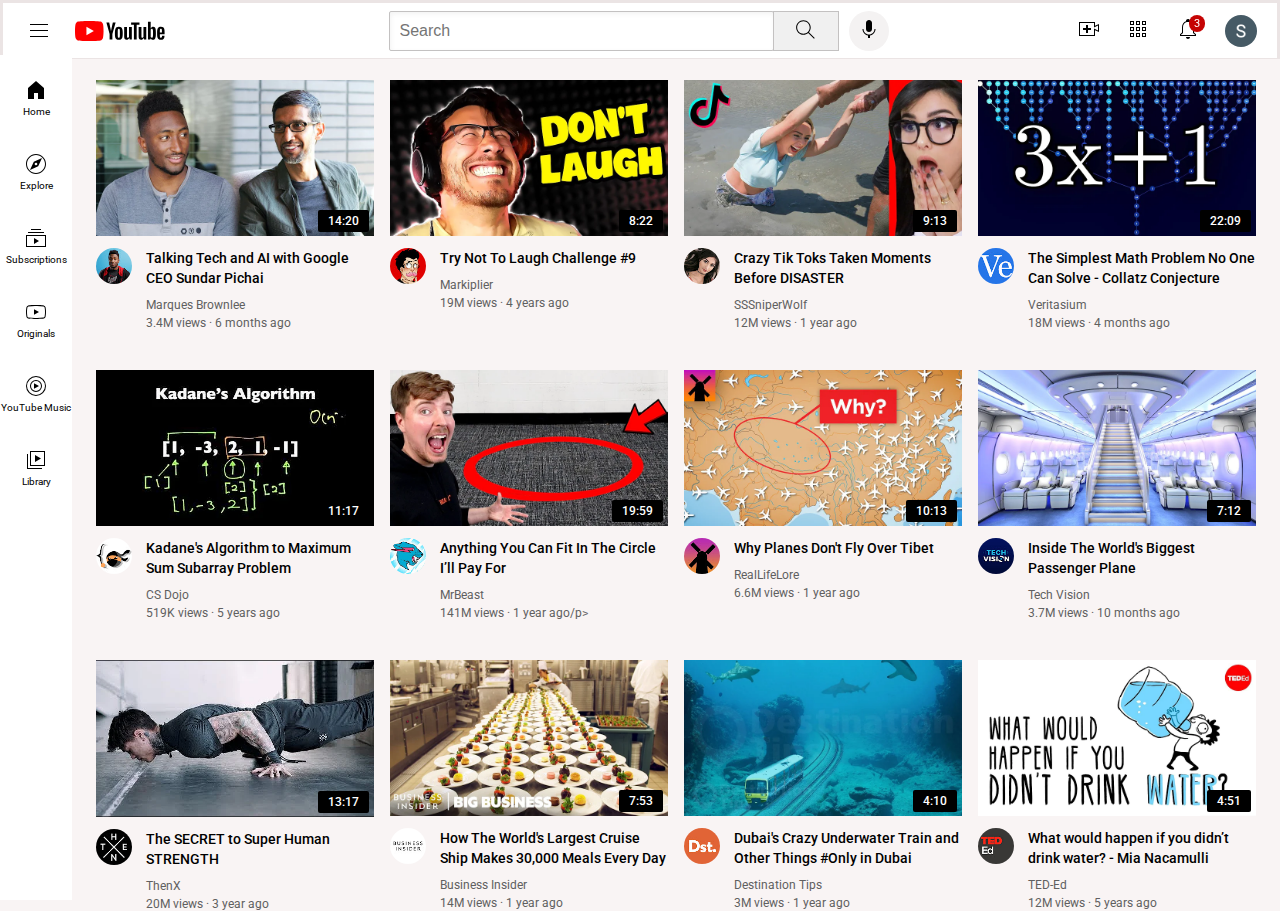
<file: index.html>
<!DOCTYPE html>
<html>
  <head>
    <title>Youtube.com Clone</title>
    <link rel="preconnect" href="https://fonts.googleapis.com" />
    <link rel="preconnect" href="https://fonts.gstatic.com" crossorigin />
    <link
      href="https://fonts.googleapis.com/css2?family=Roboto:ital,wght@0,100;0,300;0,400;0,500;0,700;0,900;1,100;1,300;1,400;1,500;1,700;1,900&display=swap"
      rel="stylesheet"
    />
    <link rel="stylesheet" href="styles/general.css" />
    <link rel="stylesheet" href="styles/header.css" />
    <link rel="stylesheet" href="styles/video.css" />
    <link rel="stylesheet" href="styles/sidebar.css" />
  </head>
  <body>
    <header class="header">
      <div class="left-section">
        <img class="hamburger-menu" src="icons/hamburger-menu.svg" />
        <img class="youtube-logo" src="icons/youtube-logo.svg" />
      </div>
      <div class="middle-section">
        <input class="search-bar" type="text" placeholder="Search" />
        <button class="search-button">
          <img class="search-icon" src="icons/search.svg" />
          <div class="tooltip">Search</div>
        </button>
        <button class="voice-search-button">
          <img class="voice-search-icon" src="icons/voice-search-icon.svg" />
          <div class="tooltip">Search with your voice</div>
        </button>
      </div>
      <div class="right-section">
        <div class="upload-icon-container">
          <img class="upload-icon" src="icons/upload.svg" />
          <div class="tooltip">Create</div>
        </div>
        <div class="youtube-apps-container">
          <img class="youtube-apps-icon" src="icons/youtube-apps.svg" />
          <div class="tooltip">Youtube apps</div>
        </div>

        <div class="notifications-icon-container">
          <img class="notifications-icon" src="icons/notifications.svg" />
          <div class="notifications-count">3</div>
          <div class="tooltip">Notifications</div>
        </div>

        <img class="current-user-picture" src="channel-pictures/profile.jpg" />
      </div>
    </header>
    <nav class="sidebar">
      <div class="sidebar-link">
        <img src="icons/home.svg" />
        <div>Home</div>
      </div>
      <div class="sidebar-link">
        <img src="icons/explore.svg" />
        <div>Explore</div>
      </div>
      <div class="sidebar-link">
        <img src="icons/subscriptions.svg" />
        <div>Subscriptions</div>
      </div>
      <div class="sidebar-link">
        <img src="icons/originals.svg" />
        <div>Originals</div>
      </div>
      <div class="sidebar-link">
        <img src="icons/youtube-music.svg" />
        <div>YouTube Music</div>
      </div>
      <div class="sidebar-link">
        <img src="icons/library.svg" />
        <div>Library</div>
      </div>
    </nav>
    <main>
      <section class="video-grid">
        <div class="video-preview">
         <div class="thumbnail-row">
            <img class="thumbnail" src="/thumbnails/thumbnail-1.webp" />
            <div class="video-time">14:20</div>
          </div>
          <div class="video-info-grid">
            <div class="channel-picture">
              <img
                class="profile-picture"
                src="channel-pictures/channel-1.jpeg"
              />
            </div>
            <div class="video-info">
              <p class="video-title">
                Talking Tech and AI with Google CEO Sundar Pichai
              </p>
              <p class="video-author">Marques Brownlee</p>
              <p class="video-stats">3.4M views &#183; 6 months ago</p>
            </div>
          </div>
        </div>
        <div class="video-preview">
          <div class="thumbnail-row">
            <img class="thumbnail" src="/thumbnails/thumbnail-2.webp" />
            <div class="video-time">8:22</div>
          </div>
          <div class="video-info-grid">
            <div class="channel-picture">
              <img
                class="profile-picture"
                src="channel-pictures/channel-2.jpeg"
              />
            </div>
            <div class="video-info">
              <p class="video-title">Try Not To Laugh Challenge #9</p>
              <p class="video-author">Markiplier</p>
              <p class="video-stats">19M views &#183; 4 years ago</p>
            </div>
          </div>
        </div>
        <div class="video-preview">
          <div class="thumbnail-row">
            <img class="thumbnail" src="/thumbnails/thumbnail-3.webp" />
            <div class="video-time">9:13</div>
          </div>
          <div class="video-info-grid">
            <div class="channel-picture">
              <img
                class="profile-picture"
                src="channel-pictures/channel-3.jpeg"
              />
            </div>
            <div class="video-info">
              <p class="video-title">
                Crazy Tik Toks Taken Moments Before DISASTER
              </p>
              <p class="video-author">SSSniperWolf</p>
              <p class="video-stats">12M views &#183; 1 year ago</p>
            </div>
          </div>
        </div>
        <div class="video-preview">
          <div class="thumbnail-row">
            <img class="thumbnail" src="/thumbnails/thumbnail-4.webp" />
            <div class="video-time">22:09</div>
          </div>
          <div class="video-info-grid">
            <div class="channel-picture">
              <img
                class="profile-picture"
                src="channel-pictures/channel-4.jpeg"
              />
            </div>
            <div class="video-info">
              <p class="video-title">
                The Simplest Math Problem No One Can Solve - Collatz Conjecture
              </p>
              <p class="video-author">Veritasium</p>
              <p class="video-stats">18M views &#183; 4 months ago</p>
            </div>
          </div>
        </div>
        <div class="video-preview">
          <div class="thumbnail-row">
            <img class="thumbnail" src="/thumbnails/thumbnail-5.webp" />
            <div class="video-time">11:17</div>
          </div>
          <div class="video-info-grid">
            <div class="channel-picture">
              <img
                class="profile-picture"
                src="channel-pictures/channel-5.jpeg"
              />
            </div>
            <div class="video-info">
              <p class="video-title">
                Kadane's Algorithm to Maximum Sum Subarray Problem
              </p>
              <p class="video-author">CS Dojo</p>
              <p class="video-stats">519K views &#183; 5 years ago</p>
            </div>
          </div>
        </div>
        <div class="video-preview">
          <div class="thumbnail-row">
            <img class="thumbnail" src="/thumbnails/thumbnail-6.webp" />
            <div class="video-time">19:59</div>
          </div>
          <div class="video-info-grid">
            <div class="channel-picture">
              <img
                class="profile-picture"
                src="channel-pictures/channel-6.jpeg"
              />
            </div>
            <div class="video-info">
              <p class="video-title">
                Anything You Can Fit In The Circle I’ll Pay For
              </p>
              <p class="video-author">MrBeast</p>
              <p class="video-stats">141M views &#183; 1 year ago/p></p>
            </div>
          </div>
        </div>
        <div class="video-preview">
          <div class="thumbnail-row">
            <img class="thumbnail" src="/thumbnails/thumbnail-7.webp" />
            <div class="video-time">10:13</div>
          </div>
          <div class="video-info-grid">
            <div class="channel-picture">
              <img
                class="profile-picture"
                src="channel-pictures/channel-7.jpeg"
              />
            </div>
            <div class="video-info">
              <p class="video-title">Why Planes Don't Fly Over Tibet</p>
              <p class="video-author">RealLifeLore</p>
              <p class="video-stats">6.6M views &#183; 1 year ago</p>
            </div>
          </div>
        </div>
        <div class="video-preview">
          <div class="thumbnail-row">
            <img class="thumbnail" src="/thumbnails/thumbnail-8.webp" />
            <div class="video-time">7:12</div>
          </div>
          <div class="video-info-grid">
            <div class="channel-picture">
              <img
                class="profile-picture"
                src="channel-pictures/channel-8.jpeg"
              />
            </div>
            <div class="video-info">
              <p class="video-title">
                Inside The World's Biggest Passenger Plane
              </p>
              <p class="video-author">Tech Vision</p>
              <p class="video-stats">3.7M views &#183; 10 months ago</p>
            </div>
          </div>
        </div>
        <div class="video-preview">
          <div class="thumbnail-row">
            <img class="thumbnail" src="/thumbnails/thumbnail-9.webp" />
            <div class="video-time">13:17</div>
          </div>
          <div class="video-info-grid">
            <div class="channel-picture">
              <img
                class="profile-picture"
                src="channel-pictures/channel-9.jpeg"
              />
            </div>
            <div class="video-info">
              <p class="video-title">The SECRET to Super Human STRENGTH</p>
              <p class="video-author">ThenX</p>
              <p class="video-stats">20M views &#183; 3 year ago</p>
            </div>
          </div>
        </div>
        <div class="video-preview">
          <div class="thumbnail-row">
            <img class="thumbnail" src="/thumbnails/thumbnail-10.webp" />
            <div class="video-time">7:53</div>
          </div>
          <div class="video-info-grid">
            <div class="channel-picture">
              <img
                class="profile-picture"
                src="channel-pictures/channel-10.jpeg"
              />
            </div>
            <div class="video-info">
              <p class="video-title">
                How The World's Largest Cruise Ship Makes 30,000 Meals Every Day
              </p>
              <p class="video-author">Business Insider</p>
              <p class="video-stats">14M views &#183; 1 year ago</p>
            </div>
          </div>
        </div>
        <div class="video-preview">
          <div class="thumbnail-row">
            <img class="thumbnail" src="/thumbnails/thumbnail-11.webp" />
            <div class="video-time">4:10</div>
          </div>
          <div class="video-info-grid">
            <div class="channel-picture">
              <img
                class="profile-picture"
                src="channel-pictures/channel-11.jpeg"
              />
            </div>
            <div class="video-info">
              <p class="video-title">
                Dubai's Crazy Underwater Train and Other Things #Only in Dubai
              </p>
              <p class="video-author">Destination Tips</p>
              <p class="video-stats">3M views &#183; 1 year ago</p>
            </div>
          </div>
        </div>
        <div class="video-preview">
          <div class="thumbnail-row">
            <img class="thumbnail" src="/thumbnails/thumbnail-12.webp" />
            <div class="video-time">4:51</div>
          </div>
          <div class="video-info-grid">
            <div class="channel-picture">
              <img
                class="profile-picture"
                src="channel-pictures/channel-12.jpeg"
              />
            </div>
            <div class="video-info">
              <p class="video-title">
                What would happen if you didn’t drink water? - Mia Nacamulli
              </p>
              <p class="video-author">TED-Ed</p>
              <p class="video-stats">12M views &#183; 5 years ago</p>
            </div>
          </div>
        </div>
      </section>
    </main>
  </body>
</html>
</file>
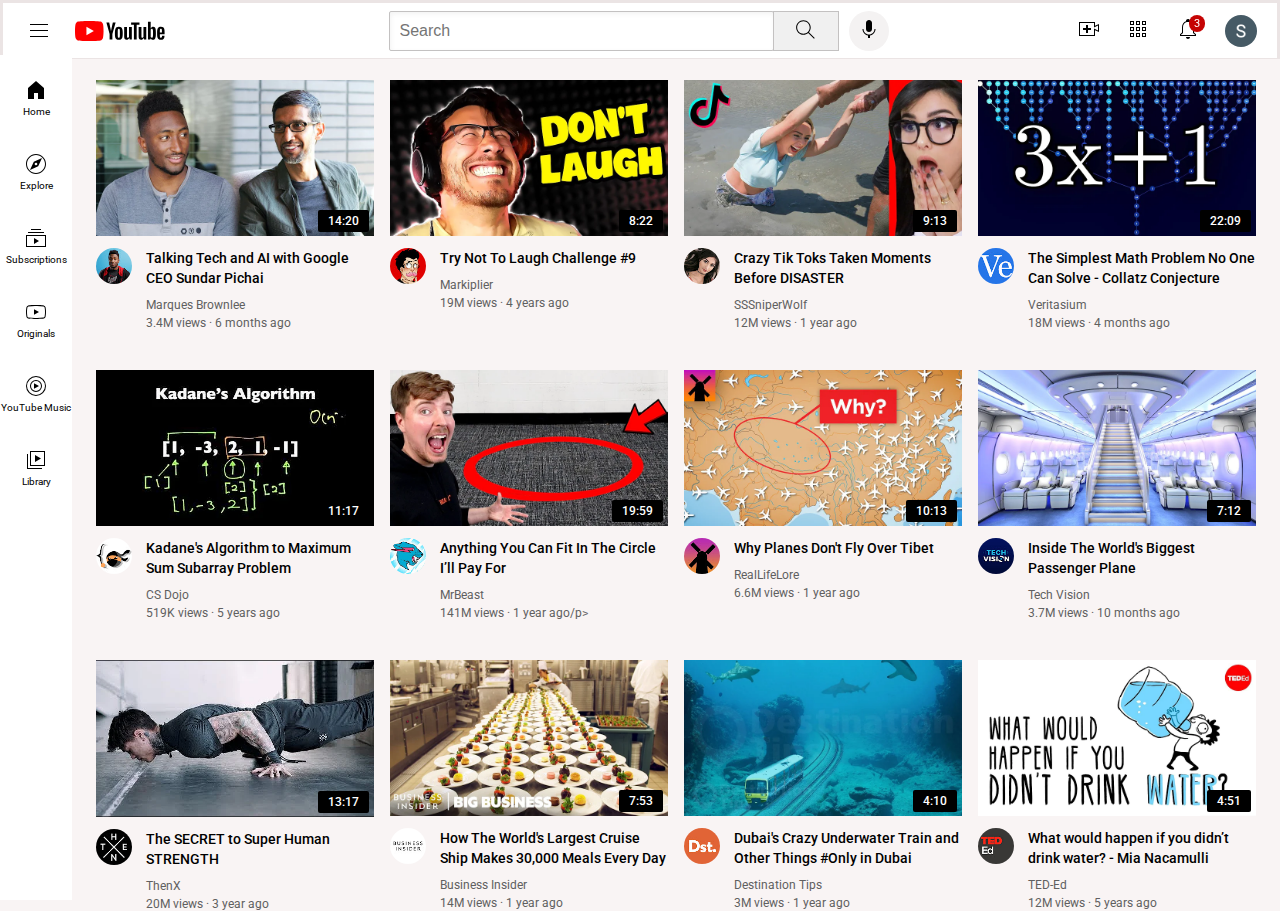
<file: youtube.html>
<!DOCTYPE html>
<html>
  <head>
    <title>Youtube.com Clone</title>
    <link rel="preconnect" href="https://fonts.googleapis.com" />
    <link rel="preconnect" href="https://fonts.gstatic.com" crossorigin />
    <link
      href="https://fonts.googleapis.com/css2?family=Roboto:ital,wght@0,100;0,300;0,400;0,500;0,700;0,900;1,100;1,300;1,400;1,500;1,700;1,900&display=swap"
      rel="stylesheet"
    />
    <link rel="stylesheet" href="styles/general.css" />
    <link rel="stylesheet" href="styles/header.css" />
    <link rel="stylesheet" href="styles/video.css" />
    <link rel="stylesheet" href="styles/sidebar.css" />
  </head>
  <body>
    <header class="header">
      <div class="left-section">
        <img class="hamburger-menu" src="icons/hamburger-menu.svg" />
        <img class="youtube-logo" src="icons/youtube-logo.svg" />
      </div>
      <div class="middle-section">
        <input class="search-bar" type="text" placeholder="Search" />
        <button class="search-button">
          <img class="search-icon" src="icons/search.svg" />
          <div class="tooltip">Search</div>
        </button>
        <button class="voice-search-button">
          <img class="voice-search-icon" src="icons/voice-search-icon.svg" />
          <div class="tooltip">Search with your voice</div>
        </button>
      </div>
      <div class="right-section">
        <div class="upload-icon-container">
          <img class="upload-icon" src="icons/upload.svg" />
          <div class="tooltip">Create</div>
        </div>
        <div class="youtube-apps-container">
          <img class="youtube-apps-icon" src="icons/youtube-apps.svg" />
          <div class="tooltip">Youtube apps</div>
        </div>

        <div class="notifications-icon-container">
          <img class="notifications-icon" src="icons/notifications.svg" />
          <div class="notifications-count">3</div>
          <div class="tooltip">Notifications</div>
        </div>

        <img class="current-user-picture" src="channel-pictures/profile.jpg" />
      </div>
    </header>
    <nav class="sidebar">
      <div class="sidebar-link">
        <img src="icons/home.svg" />
        <div>Home</div>
      </div>
      <div class="sidebar-link">
        <img src="icons/explore.svg" />
        <div>Explore</div>
      </div>
      <div class="sidebar-link">
        <img src="icons/subscriptions.svg" />
        <div>Subscriptions</div>
      </div>
      <div class="sidebar-link">
        <img src="icons/originals.svg" />
        <div>Originals</div>
      </div>
      <div class="sidebar-link">
        <img src="icons/youtube-music.svg" />
        <div>YouTube Music</div>
      </div>
      <div class="sidebar-link">
        <img src="icons/library.svg" />
        <div>Library</div>
      </div>
    </nav>
    <main>
      <section class="video-grid">
        <div class="video-preview">
          <div class="thumbnail-row">
            <img class="thumbnail" src="/thumbnails/thumbnail-1.webp" />
            <div class="video-time">14:20</div>
          </div>
          <div class="video-info-grid">
            <div class="channel-picture">
              <img
                class="profile-picture"
                src="channel-pictures/channel-1.jpeg"
              />
            </div>
            <div class="video-info">
              <p class="video-title">
                Talking Tech and AI with Google CEO Sundar Pichai
              </p>
              <p class="video-author">Marques Brownlee</p>
              <p class="video-stats">3.4M views &#183; 6 months ago</p>
            </div>
          </div>
        </div>
        <div class="video-preview">
          <div class="thumbnail-row">
            <img class="thumbnail" src="/thumbnails/thumbnail-2.webp" />
            <div class="video-time">8:22</div>
          </div>
          <div class="video-info-grid">
            <div class="channel-picture">
              <img
                class="profile-picture"
                src="channel-pictures/channel-2.jpeg"
              />
            </div>
            <div class="video-info">
              <p class="video-title">Try Not To Laugh Challenge #9</p>
              <p class="video-author">Markiplier</p>
              <p class="video-stats">19M views &#183; 4 years ago</p>
            </div>
          </div>
        </div>
        <div class="video-preview">
          <div class="thumbnail-row">
            <img class="thumbnail" src="/thumbnails/thumbnail-3.webp" />
            <div class="video-time">9:13</div>
          </div>
          <div class="video-info-grid">
            <div class="channel-picture">
              <img
                class="profile-picture"
                src="channel-pictures/channel-3.jpeg"
              />
            </div>
            <div class="video-info">
              <p class="video-title">
                Crazy Tik Toks Taken Moments Before DISASTER
              </p>
              <p class="video-author">SSSniperWolf</p>
              <p class="video-stats">12M views &#183; 1 year ago</p>
            </div>
          </div>
        </div>
        <div class="video-preview">
          <div class="thumbnail-row">
            <img class="thumbnail" src="/thumbnails/thumbnail-4.webp" />
            <div class="video-time">22:09</div>
          </div>
          <div class="video-info-grid">
            <div class="channel-picture">
              <img
                class="profile-picture"
                src="channel-pictures/channel-4.jpeg"
              />
            </div>
            <div class="video-info">
              <p class="video-title">
                The Simplest Math Problem No One Can Solve - Collatz Conjecture
              </p>
              <p class="video-author">Veritasium</p>
              <p class="video-stats">18M views &#183; 4 months ago</p>
            </div>
          </div>
        </div>
        <div class="video-preview">
          <div class="thumbnail-row">
            <img class="thumbnail" src="/thumbnails/thumbnail-5.webp" />
            <div class="video-time">11:17</div>
          </div>
          <div class="video-info-grid">
            <div class="channel-picture">
              <img
                class="profile-picture"
                src="channel-pictures/channel-5.jpeg"
              />
            </div>
            <div class="video-info">
              <p class="video-title">
                Kadane's Algorithm to Maximum Sum Subarray Problem
              </p>
              <p class="video-author">CS Dojo</p>
              <p class="video-stats">519K views &#183; 5 years ago</p>
            </div>
          </div>
        </div>
        <div class="video-preview">
          <div class="thumbnail-row">
            <img class="thumbnail" src="/thumbnails/thumbnail-6.webp" />
            <div class="video-time">19:59</div>
          </div>
          <div class="video-info-grid">
            <div class="channel-picture">
              <img
                class="profile-picture"
                src="channel-pictures/channel-6.jpeg"
              />
            </div>
            <div class="video-info">
              <p class="video-title">
                Anything You Can Fit In The Circle I’ll Pay For
              </p>
              <p class="video-author">MrBeast</p>
              <p class="video-stats">141M views &#183; 1 year ago/p></p>
            </div>
          </div>
        </div>
        <div class="video-preview">
          <div class="thumbnail-row">
            <img class="thumbnail" src="/thumbnails/thumbnail-7.webp" />
            <div class="video-time">10:13</div>
          </div>
          <div class="video-info-grid">
            <div class="channel-picture">
              <img
                class="profile-picture"
                src="channel-pictures/channel-7.jpeg"
              />
            </div>
            <div class="video-info">
              <p class="video-title">Why Planes Don't Fly Over Tibet</p>
              <p class="video-author">RealLifeLore</p>
              <p class="video-stats">6.6M views &#183; 1 year ago</p>
            </div>
          </div>
        </div>
        <div class="video-preview">
          <div class="thumbnail-row">
            <img class="thumbnail" src="/thumbnails/thumbnail-8.webp" />
            <div class="video-time">7:12</div>
          </div>
          <div class="video-info-grid">
            <div class="channel-picture">
              <img
                class="profile-picture"
                src="channel-pictures/channel-8.jpeg"
              />
            </div>
            <div class="video-info">
              <p class="video-title">
                Inside The World's Biggest Passenger Plane
              </p>
              <p class="video-author">Tech Vision</p>
              <p class="video-stats">3.7M views &#183; 10 months ago</p>
            </div>
          </div>
        </div>
        <div class="video-preview">
          <div class="thumbnail-row">
            <img class="thumbnail" src="/thumbnails/thumbnail-9.webp" />
            <div class="video-time">13:17</div>
          </div>
          <div class="video-info-grid">
            <div class="channel-picture">
              <img
                class="profile-picture"
                src="channel-pictures/channel-9.jpeg"
              />
            </div>
            <div class="video-info">
              <p class="video-title">The SECRET to Super Human STRENGTH</p>
              <p class="video-author">ThenX</p>
              <p class="video-stats">20M views &#183; 3 year ago</p>
            </div>
          </div>
        </div>
        <div class="video-preview">
          <div class="thumbnail-row">
            <img class="thumbnail" src="/thumbnails/thumbnail-10.webp" />
            <div class="video-time">7:53</div>
          </div>
          <div class="video-info-grid">
            <div class="channel-picture">
              <img
                class="profile-picture"
                src="channel-pictures/channel-10.jpeg"
              />
            </div>
            <div class="video-info">
              <p class="video-title">
                How The World's Largest Cruise Ship Makes 30,000 Meals Every Day
              </p>
              <p class="video-author">Business Insider</p>
              <p class="video-stats">14M views &#183; 1 year ago</p>
            </div>
          </div>
        </div>
        <div class="video-preview">
          <div class="thumbnail-row">
            <img class="thumbnail" src="/thumbnails/thumbnail-11.webp" />
            <div class="video-time">4:10</div>
          </div>
          <div class="video-info-grid">
            <div class="channel-picture">
              <img
                class="profile-picture"
                src="channel-pictures/channel-11.jpeg"
              />
            </div>
            <div class="video-info">
              <p class="video-title">
                Dubai's Crazy Underwater Train and Other Things #Only in Dubai
              </p>
              <p class="video-author">Destination Tips</p>
              <p class="video-stats">3M views &#183; 1 year ago</p>
            </div>
          </div>
        </div>
        <div class="video-preview">
          <div class="thumbnail-row">
            <img class="thumbnail" src="/thumbnails/thumbnail-12.webp" />
            <div class="video-time">4:51</div>
          </div>
          <div class="video-info-grid">
            <div class="channel-picture">
              <img
                class="profile-picture"
                src="channel-pictures/channel-12.jpeg"
              />
            </div>
            <div class="video-info">
              <p class="video-title">
                What would happen if you didn’t drink water? - Mia Nacamulli
              </p>
              <p class="video-author">TED-Ed</p>
              <p class="video-stats">12M views &#183; 5 years ago</p>
            </div>
          </div>
        </div>
      </section>
    </main>
  </body>
</html>
</file>
<file: styles/general.css>
p {
  font-family: Roboto;
  margin-top: 0;
  margin-bottom: 0;
}
body {
  margin: 0;
  padding-top: 80px;
  padding-left: 96px;
  padding-right: 24px;
  background-color: rgb(249, 244, 244);
  font-family: Roboto;
}
</file>
<file: styles/header.css>
.header {
  height: 55px;
  display: flex;
  flex-direction: row;
  justify-content: space-between;
  position: fixed;
  top: 0;
  left: 0;
  right: 0;
  z-index: 100;
  background-color: white;
  border-bottom-width: 1px;
  border-style: solid;
  border-color: rgb(235, 228, 228);
}

.left-section {
  display: flex;
  align-items: center;
}

.hamburger-menu {
  height: 24px;
  margin-left: 24px;
  margin-right: 24px;
}
.youtube-logo {
  height: 20px;
}
.middle-section {
  display: flex;
  align-items: center;
  flex: 1;
  margin-left: 70px;
  margin-right: 35px;
  max-width: 500px;
}
.search-bar {
  flex: 1;
  height: 36px;
  padding-left: 10px;
  font-size: 16px;
  border: 1px solid rgb(195, 193, 193);
  border-radius: 2px;
  box-shadow: inset 1px 2px 5px rgba(0, 0, 0, 0.05);
  width: 0;
}
.search-bar::placeholder {
  font-size: 16px;
}

.search-button {
  height: 40px;
  width: 66px;
  border-style: solid;
  border-width: 1px;
  border-color: rgb(195, 193, 193);
  background-color: rgb(240, 240, 240);
  margin-left: -1px;
  margin-right: 10px;
}

.search-button,
.voice-search-button,
.upload-icon-container,
.youtube-apps-container,
.notifications-icon-container {
  position: relative;
}

.search-button .tooltip,
.voice-search-button .tooltip,
.upload-icon-container .tooltip,
.youtube-apps-container .tooltip,
.notifications-icon-container .tooltip {
  position: absolute;
  background-color: grey;
  color: white;
  padding: 8px 4px;
  border-radius: 2px;
  font-size: 12px;
  bottom: -30x;
  opacity: 0;
  transition: opacity 0.15s;
  pointer-events: none;
  white-space: nowrap;
}
.search-button:hover .tooltip,
.voice-search-button:hover .tooltip,
.upload-icon-container:hover .tooltip,
.youtube-apps-container:hover .tooltip,
.notifications-icon-container:hover .tooltip {
  opacity: 1;
}

.search-icon {
  height: 25px;
}
.voice-search-button {
  height: 40px;
  width: 40px;
  border-radius: 20px;
  border: none;
  background-color: rgb(244, 242, 242);
}
.voice-search-icon {
  height: 24px;
}
.right-section {
  margin-right: 20px;
  width: 180px;
  display: flex;

  align-items: center;
  justify-content: space-between;
  flex-shrink: 0;
}

.upload-icon {
  height: 24px;
}
.youtube-apps-icon {
  height: 24px;
}
.notifications-icon {
  height: 24px;
}
.notifications-icon-container {
  position: relative;
}
.notifications-count {
  position: absolute;
  background-color: rgb(197, 4, 4);
  color: white;
  top: -2px;
  right: -5px;
  padding: 2px 5px;

  font-size: 11px;
  border-radius: 10px;
}
.current-user-picture {
  height: 32px;
  border-radius: 16px;
}
</file>
<file: styles/video.css>
.thumbnail {
  width: 100%;
}

.video-title {
  margin-top: 0;
  font-size: 14px;
  font-weight: 500;
  line-height: 20px;
  margin-bottom: 10px;
}
.video-info-grid {
  display: grid;
  grid-template-columns: 50px 1fr;
}
.profile-picture {
  width: 36px;
  border-radius: 50px;
}
.thumbnail-row {
  margin-bottom: 8px;
  position: relative;
}
.video-author,
.video-stats {
  font-size: 12px;
  color: rgb(96, 96, 96);
}
.video-author {
  margin-bottom: 4px;
}

.video-grid {
  display: grid;

  column-gap: 16px;
  row-gap: 40px;
}

@media (max-width: 750px) {
  .video-grid {
    grid-template-columns: 1fr 1fr;
  }
}

@media (min-width: 1000px) {
  .video-grid {
    grid-template-columns: 1fr 1fr 1fr 1fr;
  }
}

@media (min-width: 750px) and (max-width: 999px) {
  .video-grid {
    grid-template-columns: 1fr 1fr 1fr;
  }
}

.video-time {
  background-color: black;
  color: white;
  position: absolute;
  bottom: 8px;
  right: 5px;

  font-size: 12px;
  font-weight: 500;
  padding: 4px 10px;
  border-radius: 2px;
}
</file>
<file: styles/sidebar.css>
.sidebar {
  position: fixed;
  left: 0;
  bottom: 0;
  top: 55px;
  background-color: white;
  width: 72px;
  z-index: 200;
  padding-top: 5px;
}

.sidebar-link {
  height: 74px;
  display: flex;
  flex-direction: column;
  align-items: center;
  justify-content: center;
  cursor: pointer;
}
.sidebar-link:hover {
  background-color: rgb(244, 241, 241);
}

.sidebar-link img {
  height: 24px;
  margin-bottom: 4px;
}
.sidebar-link div {
  font-size: 10px;
}
</file>
